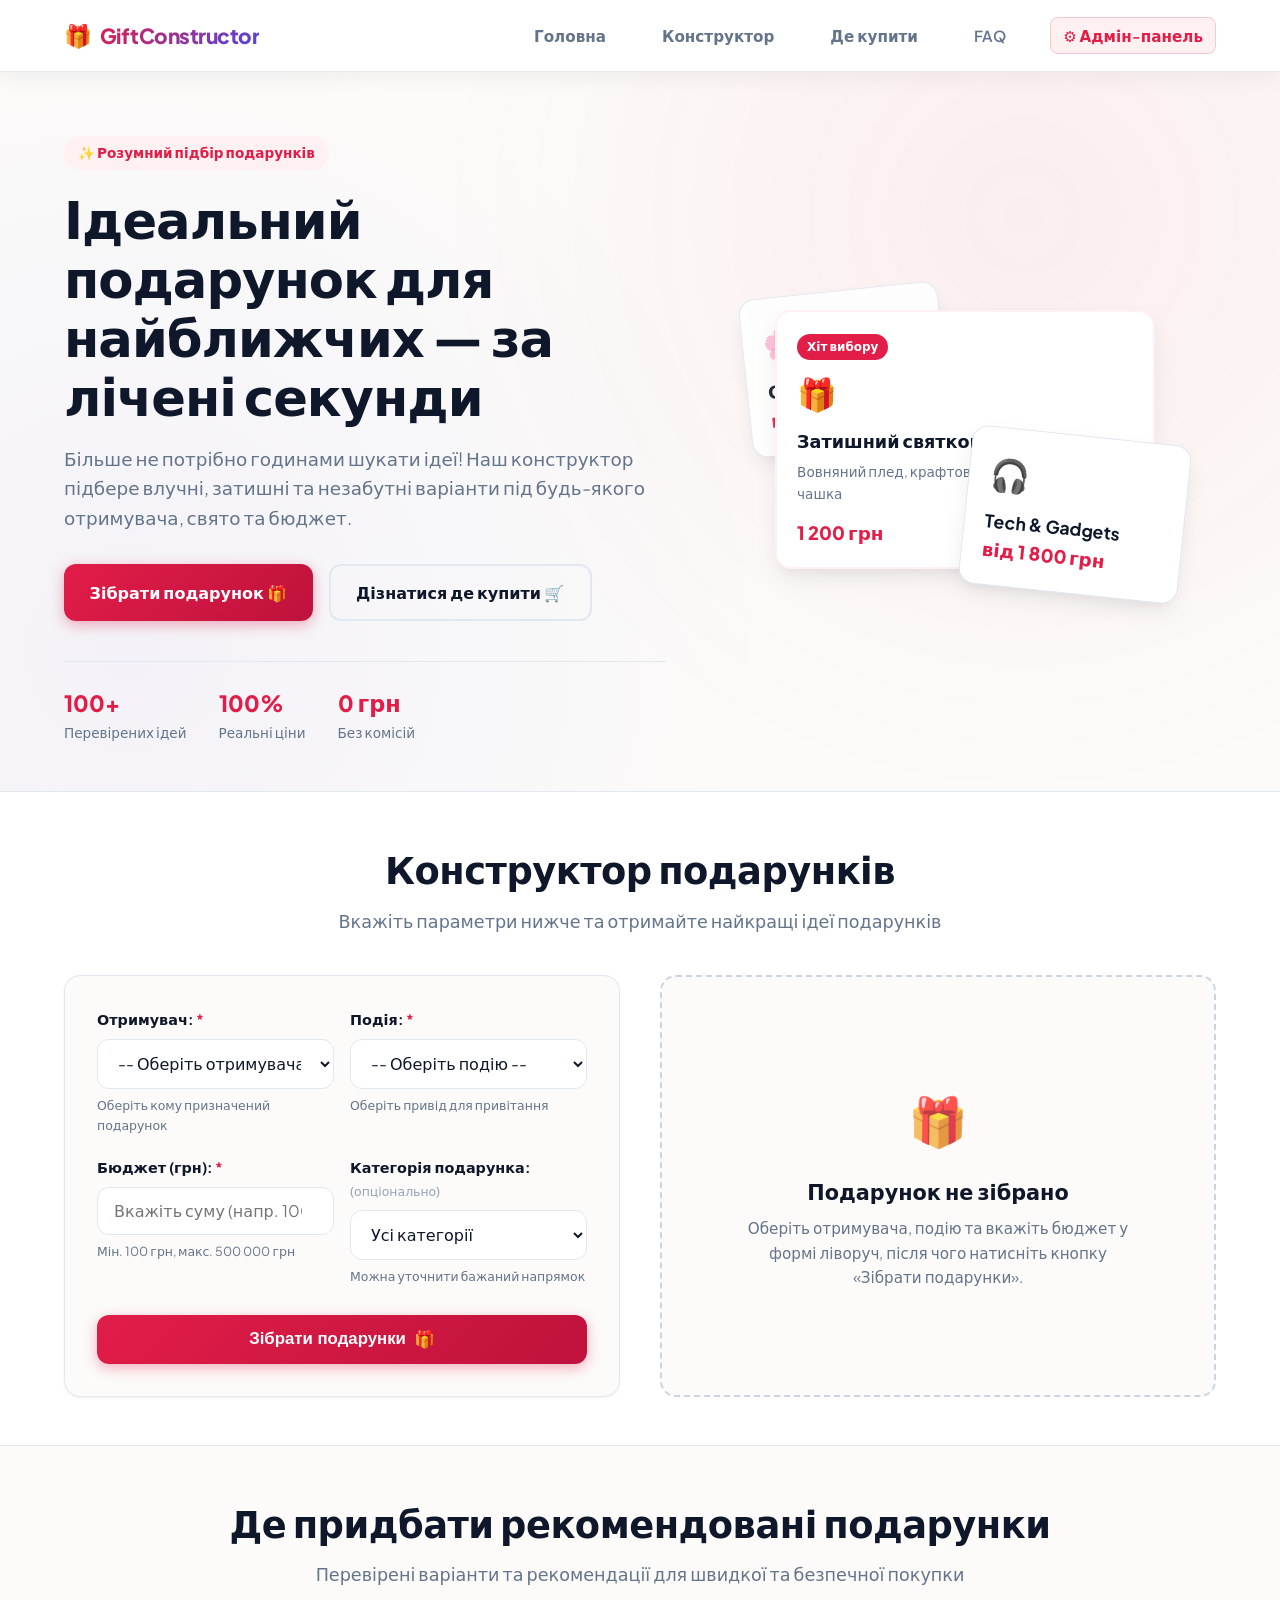
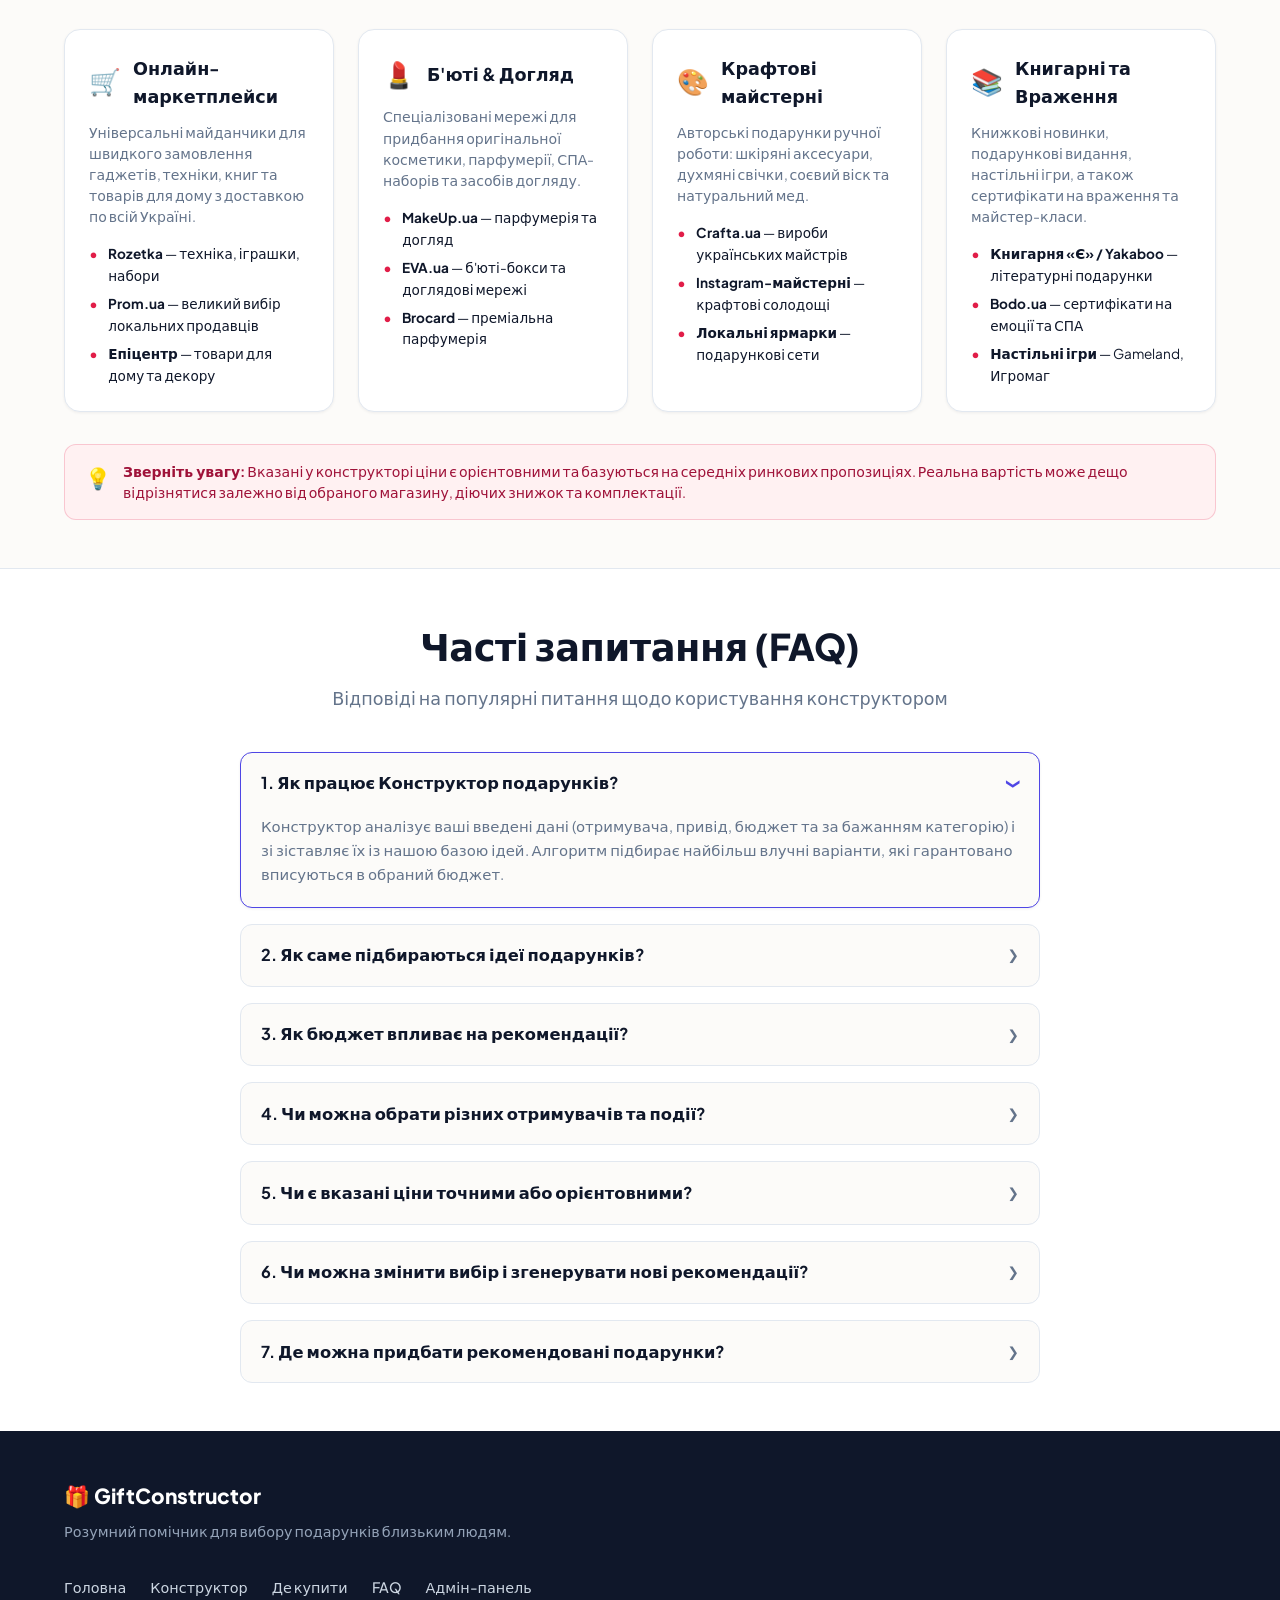
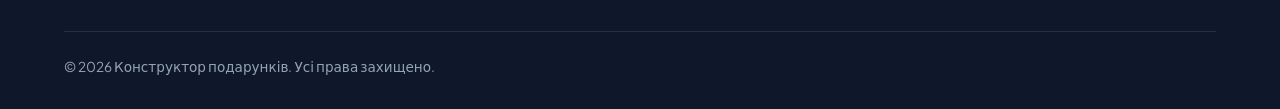
<file: index.html>
<!DOCTYPE html>
<html lang="uk">

<head>
	<meta charset="UTF-8">
	<meta name="viewport" content="width=device-width, initial-scale=1.0">
	<title>Конструктор подарунків — Розумний підбір ідей</title>
	<meta name="description" content="Зберіть ідеальний подарунок для близьких людей за лічені секунди. Підбір ідей за отримувачем, подією та бюджетом.">
	<link rel="preconnect" href="https://fonts.googleapis.com">
	<link rel="preconnect" href="https://fonts.gstatic.com" crossorigin>
	<link href="https://fonts.googleapis.com/css2?family=Plus+Jakarta+Sans:wght@400;500;600;700;800&display=swap" rel="stylesheet">
	<link rel="icon" href="data:image/svg+xml,<svg xmlns=%22http://www.w3.org/2000/svg%22 viewBox=%220 0 100 100%22><text y=%22.9em%22 font-size=%2290%22>🎁</text></svg>">
	<link rel="stylesheet" href="style.css">
</head>

<body>
	<!-- Sticky Header -->
	<header class="sticky-header">
		<div class="header-container">
			<a href="#hero" class="brand-logo" id="brandLogoLink">
				<span class="logo-icon">🎁</span>
				<span class="logo-text">GiftConstructor</span>
			</a>
			
			<button class="nav-toggle" id="navToggleBtn" aria-label="Переключити меню навігації" aria-expanded="false">
				<span class="hamburger-bar"></span>
				<span class="hamburger-bar"></span>
				<span class="hamburger-bar"></span>
			</button>

			<nav class="main-nav" id="mainNav">
				<ul class="nav-list">
					<li><a href="#hero" class="nav-link">Головна</a></li>
					<li><a href="#constructor" class="nav-link">Конструктор</a></li>
					<li><a href="#where-to-buy" class="nav-link">Де купити</a></li>
					<li><a href="#faq" class="nav-link">FAQ</a></li>
					<li><a href="admin.html" class="nav-link nav-admin-link">⚙️ Адмін-панель</a></li>
				</ul>
			</nav>
		</div>
	</header>

	<main>
		<!-- 1. Hero Section -->
		<section id="hero" class="hero-section">
			<div class="hero-container">
				<div class="hero-content">
					<span class="hero-badge">✨ Розумний підбір подарунків</span>
					<h1 class="hero-title">Ідеальний подарунок для найближчих — за лічені секунди</h1>
					<p class="hero-subtitle">
						Більше не потрібно годинами шукати ідеї! Наш конструктор підбере влучні, затишні та незабутні варіанти під будь-якого отримувача, свято та бюджет.
					</p>
					<div class="hero-actions">
						<a href="#constructor" class="btn btn-primary hero-cta">Зібрати подарунок 🎁</a>
						<a href="#where-to-buy" class="btn btn-outline">Дізнатися де купити 🛒</a>
					</div>
					<div class="hero-stats">
						<div class="stat-item">
							<span class="stat-number">100+</span>
							<span class="stat-label">Перевірених ідей</span>
						</div>
						<div class="stat-item">
							<span class="stat-number">100%</span>
							<span class="stat-label">Реальні ціни</span>
						</div>
						<div class="stat-item">
							<span class="stat-number">0 грн</span>
							<span class="stat-label">Без комісій</span>
						</div>
					</div>
				</div>
				<div class="hero-visual">
					<div class="gift-card-stack">
						<div class="visual-card visual-card-1">
							<span class="vcard-icon">🌸</span>
							<span class="vcard-title">СПА & Догляд</span>
							<span class="vcard-price">від 450 грн</span>
						</div>
						<div class="visual-card visual-card-main">
							<div class="vcard-badge">Хіт вибору</div>
							<span class="vcard-icon">🎁</span>
							<span class="vcard-title">Затишний святковий бокс</span>
							<p class="vcard-desc">Вовняний плед, крафтовий мед та керамічна чашка</p>
							<span class="vcard-price">1 200 грн</span>
						</div>
						<div class="visual-card visual-card-2">
							<span class="vcard-icon">🎧</span>
							<span class="vcard-title">Tech & Gadgets</span>
							<span class="vcard-price">від 1 800 грн</span>
						</div>
					</div>
				</div>
			</div>
		</section>

		<!-- 2. Constructor Section -->
		<section id="constructor" class="constructor-section">
			<div class="container">
				<div class="section-header text-center">
					<h2>Конструктор подарунків</h2>
					<p class="subtitle">Вкажіть параметри нижче та отримайте найкращі ідеї подарунків</p>
				</div>

				<div class="constructor-grid">
					<!-- Form Panel -->
					<div class="form-panel">
						<form id="giftForm" class="gift-form">
							<div class="form-row">
								<div class="form-group">
									<label for="recipientSelect">Отримувач: <span class="required-star">*</span></label>
									<select id="recipientSelect" name="recipient" required>
										<option value="">-- Оберіть отримувача --</option>
										<option value="Мама">Мама</option>
										<option value="Тато">Тато</option>
										<option value="Сестра">Сестра</option>
										<option value="Брат">Брат</option>
										<option value="Дружина / Дівчина">Дружина / Дівчина</option>
										<option value="Чоловік / Хлопець">Чоловік / Хлопець</option>
										<option value="Друг / Подруга">Друг / Подруга</option>
										<option value="Дитина">Дитина</option>
										<option value="Бабуся / Дідусь">Бабуся / Дідусь</option>
										<option value="Колега">Колега</option>
										<option value="Вчитель">Вчитель</option>
									</select>
									<span class="field-hint">Оберіть кому призначений подарунок</span>
								</div>

								<div class="form-group">
									<label for="occasionSelect">Подія: <span class="required-star">*</span></label>
									<select id="occasionSelect" name="occasion" required>
										<option value="">-- Оберіть подію --</option>
										<option value="ДН">День Народження (ДН)</option>
										<option value="НР">Новий Рік (НР)</option>
										<option value="14 Лютого">14 Лютого (День Закоханих)</option>
										<option value="8Б">8 Березня (8Б)</option>
										<option value="День Матері / Батька">День Матері / Батька</option>
										<option value="Весілля / Річниця">Весілля / Річниця</option>
										<option value="Випускний">Випускний</option>
										<option value="Новосілля">Новосілля</option>
										<option value="Без приводу">Без приводу (Просто так)</option>
									</select>
									<span class="field-hint">Оберіть привід для привітання</span>
								</div>
							</div>

							<div class="form-row">
								<div class="form-group">
									<label for="budgetInput">Бюджет (грн): <span class="required-star">*</span></label>
									<input type="number" id="budgetInput" name="budget" placeholder="Вкажіть суму (напр. 1000)" min="100" max="500000" step="50" required>
									<span class="field-hint">Мін. 100 грн, макс. 500 000 грн</span>
								</div>

								<div class="form-group">
									<label for="categorySelect">Категорія подарунка: <span class="optional-tag">(опціонально)</span></label>
									<select id="categorySelect" name="category">
										<option value="">Усі категорії</option>
										<option value="SPA & Догляд">SPA & Догляд</option>
										<option value="Гаджети & Tech">Гаджети & Tech</option>
										<option value="Затишок & Дім">Затишок & Дім</option>
										<option value="Солодощі & Кава">Солодощі & Кава</option>
										<option value="Стиль & Аксесуари">Стиль & Аксесуари</option>
										<option value="Книги & Творчість">Книги & Творчість</option>
										<option value="Враження">Враження</option>
									</select>
									<span class="field-hint">Можна уточнити бажаний напрямок</span>
								</div>
							</div>

							<button type="submit" id="submitBtn" class="btn btn-primary submit-btn">
								<span>Зібрати подарунки</span>
								<span class="btn-icon">🎁</span>
							</button>
						</form>
					</div>

					<!-- Result Panel -->
					<div class="result-panel">
						<div id="rezultatContainer" class="results-wrapper empty-state">
							<div class="empty-state-content" id="emptyStateContent">
								<div class="empty-icon">🎁</div>
								<h3>Подарунок не зібрано</h3>
								<p>Оберіть отримувача, подію та вкажіть бюджет у формі ліворуч, після чого натисніть кнопку «Зібрати подарунки».</p>
							</div>
							<div id="resultsGrid" class="results-grid" style="display: none;"></div>
						</div>
					</div>
				</div>
			</div>
		</section>

		<!-- 3. Where to Buy Section -->
		<section id="where-to-buy" class="where-to-buy-section">
			<div class="container">
				<div class="section-header text-center">
					<h2>Де придбати рекомендовані подарунки</h2>
					<p class="subtitle">Перевірені варіанти та рекомендації для швидкої та безпечної покупки</p>
				</div>

				<div class="retailers-grid">
					<div class="retailer-card">
						<div class="retailer-header">
							<span class="retailer-icon">🛒</span>
							<h3>Онлайн-маркетплейси</h3>
						</div>
						<p class="retailer-desc">Універсальні майданчики для швидкого замовлення гаджетів, техніки, книг та товарів для дому з доставкою по всій Україні.</p>
						<ul class="retailer-list">
							<li><strong>Rozetka</strong> — техніка, іграшки, набори</li>
							<li><strong>Prom.ua</strong> — великий вибір локальних продавців</li>
							<li><strong>Епіцентр</strong> — товари для дому та декору</li>
						</ul>
					</div>

					<div class="retailer-card">
						<div class="retailer-header">
							<span class="retailer-icon">💄</span>
							<h3>Б'юті & Догляд</h3>
						</div>
						<p class="retailer-desc">Спеціалізовані мережі для придбання оригінальної косметики, парфумерії, СПА-наборів та засобів догляду.</p>
						<ul class="retailer-list">
							<li><strong>MakeUp.ua</strong> — парфумерія та догляд</li>
							<li><strong>EVA.ua</strong> — б'юті-бокси та доглядові мережі</li>
							<li><strong>Brocard</strong> — преміальна парфумерія</li>
						</ul>
					</div>

					<div class="retailer-card">
						<div class="retailer-header">
							<span class="retailer-icon">🎨</span>
							<h3>Крафтові майстерні</h3>
						</div>
						<p class="retailer-desc">Авторські подарунки ручної роботи: шкіряні аксесуари, духмяні свічки, соєвий віск та натуральний мед.</p>
						<ul class="retailer-list">
							<li><strong>Crafta.ua</strong> — вироби українських майстрів</li>
							<li><strong>Instagram-майстерні</strong> — крафтові солодощі</li>
							<li><strong>Локальні ярмарки</strong> — подарункові сети</li>
						</ul>
					</div>

					<div class="retailer-card">
						<div class="retailer-header">
							<span class="retailer-icon">📚</span>
							<h3>Книгарні та Враження</h3>
						</div>
						<p class="retailer-desc">Книжкові новинки, подарункові видання, настільні ігри, а також сертифікати на враження та майстер-класи.</p>
						<ul class="retailer-list">
							<li><strong>Книгарня «Є» / Yakaboo</strong> — літературні подарунки</li>
							<li><strong>Bodo.ua</strong> — сертифікати на емоції та СПА</li>
							<li><strong>Настільні ігри</strong> — Gameland, Игромаг</li>
						</ul>
					</div>
				</div>

				<div class="where-to-buy-note">
					<span class="note-icon">💡</span>
					<p><strong>Зверніть увагу:</strong> Вказані у конструкторі ціни є орієнтовними та базуються на середніх ринкових пропозиціях. Реальна вартість може дещо відрізнятися залежно від обраного магазину, діючих знижок та комплектації.</p>
				</div>
			</div>
		</section>

		<!-- 4. FAQ Section -->
		<section id="faq" class="faq-section">
			<div class="container">
				<div class="section-header text-center">
					<h2>Часті запитання (FAQ)</h2>
					<p class="subtitle">Відповіді на популярні питання щодо користування конструктором</p>
				</div>

				<div class="faq-accordion">
					<details class="faq-item" open>
						<summary class="faq-question">
							<span class="faq-title">1. Як працює Конструктор подарунків?</span>
							<span class="faq-arrow">❯</span>
						</summary>
						<div class="faq-answer">
							<p>Конструктор аналізує ваші введені дані (отримувача, привід, бюджет та за бажанням категорію) і зі зіставляє їх із нашою базою ідей. Алгоритм підбирає найбільш влучні варіанти, які гарантовано вписуються в обраний бюджет.</p>
						</div>
					</details>

					<details class="faq-item">
						<summary class="faq-question">
							<span class="faq-title">2. Як саме підбираються ідеї подарунків?</span>
							<span class="faq-arrow">❯</span>
						</summary>
						<div class="faq-answer">
							<p>Кожен подарунок у нашій системі має прив'язку до відповідних отримувачів (мама, тато, друга половинка тощо), специфіки свята та реальної фіксованої вартості. Алгоритм фільтрує подарунки за цими критеріями та виводить 1–3 найкращих збіги.</p>
						</div>
					</details>

					<details class="faq-item">
						<summary class="faq-question">
							<span class="faq-title">3. Як бюджет впливає на рекомендації?</span>
							<span class="faq-arrow">❯</span>
						</summary>
						<div class="faq-answer">
							<p>Бюджет діє як строго обмеження для вибору: пропонуються лише ті подарунки, реальна вартість яких не перевищує вказану вами суму. Бюджет не змінює штучно ціну товару, а допомагає знайти дійсно доступні варіанти.</p>
						</div>
					</details>

					<details class="faq-item">
						<summary class="faq-question">
							<span class="faq-title">4. Чи можна обрати різних отримувачів та події?</span>
							<span class="faq-arrow">❯</span>
						</summary>
						<div class="faq-answer">
							<p>Так! У формі доступний широкий перелік отримувачів (батьки, друзі, колеги, діти, вчителі) та подій (День Народження, Новий Рік, 14 Лютого, 8 Березня, Весілля, Випускний чи просто подарунок без приводу).</p>
						</div>
					</details>

					<details class="faq-item">
						<summary class="faq-question">
							<span class="faq-title">5. Чи є вказані ціни точними або орієнтовними?</span>
							<span class="faq-arrow">❯</span>
						</summary>
						<div class="faq-answer">
							<p>Усі ціни вказані в українських гривнях (грн) і є реальними орієнтовними ринковими цінами на момент наповнення бази. В залежності від конкретного продавця ціна може трохи варіюватися.</p>
						</div>
					</details>

					<details class="faq-item">
						<summary class="faq-question">
							<span class="faq-title">6. Чи можна змінити вибір і згенерувати нові рекомендації?</span>
							<span class="faq-arrow">❯</span>
						</summary>
						<div class="faq-answer">
							<p>Звичайно! Ви можете змінювати параметри у формі будь-яку кількість разів і знову натискати «Зібрати подарунки». Результати миттєво оновляться.</p>
						</div>
					</details>

					<details class="faq-item">
						<summary class="faq-question">
							<span class="faq-title">7. Де можна придбати рекомендовані подарунки?</span>
							<span class="faq-arrow">❯</span>
						</summary>
						<div class="faq-answer">
							<p>Усі пропоновані ідеї є популярними та доступними в українських онлайн-магазинах (Rozetka, Prom, MakeUp, Книгарня «Є»), а також у локальних майстернях та торгівельних центрах. Детальніше дивіться розділ «Де купити».</p>
						</div>
					</details>
				</div>
			</div>
		</section>
	</main>

	<!-- Footer -->
	<footer>
		<div class="footer-container">
			<div class="footer-brand">
				<span class="footer-logo">🎁 GiftConstructor</span>
				<p>Розумний помічник для вибору подарунків близьким людям.</p>
			</div>
			<div class="footer-links">
				<a href="#hero">Головна</a>
				<a href="#constructor">Конструктор</a>
				<a href="#where-to-buy">Де купити</a>
				<a href="#faq">FAQ</a>
				<a href="admin.html">Адмін-панель</a>
			</div>
			<div class="footer-copy">
				<p>© 2026 Конструктор подарунків. Усі права захищено.</p>
			</div>
		</div>
	</footer>

	<script src="catalog-service.js"></script>
	<script src="script.js"></script>
</body>

</html>
</file>
<file: style.css>
/* ==========================================================================
   Конструктор подарунків — Design System & Mobile-First CSS (Homework #3)
   ========================================================================== */

/* --------------------------------------------------------------------------
   1. CSS Змінні та Базові налаштування (Design Tokens & Reset)
   -------------------------------------------------------------------------- */
:root {
	--font-primary: 'Plus Jakarta Sans', system-ui, -apple-system, BlinkMacSystemFont, 'Segoe UI', Roboto, sans-serif;
	
	/* Palette */
	--color-bg-main: #fcfbf9;
	--color-bg-card: #ffffff;
	--color-bg-alt: #f1f5f9;
	
	--color-text-main: #0f172a;
	--color-text-muted: #64748b;
	--color-text-light: #94a3b8;
	
	--color-primary: #e11d48;
	--color-primary-hover: #be123c;
	--color-primary-light: #fff1f2;
	
	--color-secondary: #4f46e5;
	--color-secondary-hover: #4338ca;
	
	--color-accent: #f59e0b;
	--color-success: #10b981;
	--color-error: #ef4444;
	
	--color-border: #e2e8f0;
	--color-border-hover: #cbd5e1;
	
	/* Shadows */
	--shadow-sm: 0 1px 3px rgba(15, 23, 42, 0.06);
	--shadow-md: 0 4px 14px rgba(15, 23, 42, 0.08);
	--shadow-lg: 0 10px 25px -5px rgba(15, 23, 42, 0.1), 0 8px 10px -6px rgba(15, 23, 42, 0.04);
	--shadow-sticky: 0 4px 20px rgba(15, 23, 42, 0.06);
	
	/* Border Radius */
	--radius-sm: 8px;
	--radius-md: 12px;
	--radius-lg: 16px;
	--radius-full: 9999px;
	
	--header-height: 72px;
}

html {
	box-sizing: border-box;
	scroll-behavior: smooth;
	font-size: 16px;
	background-color: var(--color-bg-main);
	color: var(--color-text-main);
}

*, *:before, *:after {
	box-sizing: inherit;
	margin: 0;
	padding: 0;
}

body {
	font-family: var(--font-primary);
	background-color: var(--color-bg-main);
	color: var(--color-text-main);
	line-height: 1.6;
	min-height: 100vh;
	display: flex;
	flex-direction: column;
	overflow-x: hidden;
}

section[id] {
	scroll-margin-top: calc(var(--header-height) + 15px);
}

/* --------------------------------------------------------------------------
   2. Sticky Header & Navigation
   -------------------------------------------------------------------------- */
.sticky-header {
	position: sticky;
	top: 0;
	z-index: 1000;
	height: var(--header-height);
	background: rgba(255, 255, 255, 0.92);
	backdrop-filter: blur(12px);
	-webkit-backdrop-filter: blur(12px);
	border-bottom: 1px solid rgba(226, 232, 240, 0.8);
	box-shadow: var(--shadow-sticky);
	display: flex;
	align-items: center;
	transition: background-color 0.3s ease;
}

.header-container {
	width: 90%;
	max-width: 1200px;
	margin: 0 auto;
	display: flex;
	justify-content: space-between;
	align-items: center;
}

.brand-logo {
	display: flex;
	align-items: center;
	gap: 0.5rem;
	text-decoration: none;
	color: var(--color-text-main);
	font-weight: 800;
	font-size: 1.3rem;
	letter-spacing: -0.5px;
	transition: transform 0.2s ease;
}

.brand-logo:hover {
	transform: scale(1.02);
}

.logo-icon {
	font-size: 1.4rem;
}

.logo-text {
	background: linear-gradient(135deg, var(--color-primary), var(--color-secondary));
	-webkit-background-clip: text;
	-webkit-text-fill-color: transparent;
}

.main-nav .nav-list {
	display: flex;
	list-style: none;
	gap: 2rem;
	align-items: center;
}

.nav-link {
	text-decoration: none;
	color: var(--color-text-muted);
	font-weight: 600;
	font-size: 0.95rem;
	padding: 0.5rem 0.75rem;
	border-radius: var(--radius-sm);
	transition: color 0.2s ease, background-color 0.2s ease;
}

.nav-link:hover,
.nav-link:focus {
	color: var(--color-primary);
	background-color: var(--color-primary-light);
}

.nav-admin-link {
	color: var(--color-primary);
	background-color: var(--color-primary-light);
	border: 1px solid rgba(225, 29, 72, 0.2);
}

.nav-admin-link:hover,
.nav-admin-link:focus {
	background-color: #ffe4e6;
	border-color: var(--color-primary);
}

/* Mobile Nav Toggle Button */
.nav-toggle {
	display: none;
	flex-direction: column;
	justify-content: space-between;
	width: 30px;
	height: 21px;
	background: transparent;
	border: none;
	cursor: pointer;
	padding: 0;
	z-index: 1001;
}

.hamburger-bar {
	width: 100%;
	height: 3px;
	background-color: var(--color-text-main);
	border-radius: 3px;
	transition: all 0.3s ease;
}

/* --------------------------------------------------------------------------
   3. Common Container & Section Layouts
   -------------------------------------------------------------------------- */
.container {
	width: 90%;
	max-width: 1200px;
	margin: 0 auto;
	padding: 3rem 0;
}

.section-header {
	margin-bottom: 2.5rem;
}

.section-header h2 {
	font-size: clamp(1.75rem, 4vw, 2.3rem);
	font-weight: 800;
	color: var(--color-text-main);
	letter-spacing: -0.5px;
	margin-bottom: 0.5rem;
}

.text-center {
	text-align: center;
}

.subtitle {
	color: var(--color-text-muted);
	font-size: clamp(0.95rem, 2.5vw, 1.1rem);
	max-width: 650px;
	margin: 0 auto;
}

/* Buttons */
.btn {
	display: inline-flex;
	align-items: center;
	justify-content: center;
	gap: 0.5rem;
	padding: 0.85rem 1.6rem;
	font-size: 1rem;
	font-weight: 700;
	border-radius: var(--radius-md);
	text-decoration: none;
	cursor: pointer;
	border: none;
	transition: all 0.25s ease;
	min-height: 48px;
}

.btn-primary {
	background: linear-gradient(135deg, var(--color-primary), #be123c);
	color: #ffffff;
	box-shadow: 0 4px 14px rgba(225, 29, 72, 0.35);
}

.btn-primary:hover {
	transform: translateY(-2px);
	box-shadow: 0 6px 20px rgba(225, 29, 72, 0.45);
	background: linear-gradient(135deg, #f43f5e, #be123c);
}

.btn-primary:active {
	transform: translateY(0);
}

.btn-outline {
	background: transparent;
	color: var(--color-text-main);
	border: 2px solid var(--color-border);
}

.btn-outline:hover {
	border-color: var(--color-primary);
	color: var(--color-primary);
	background: var(--color-primary-light);
}

/* --------------------------------------------------------------------------
   4. Hero Section
   -------------------------------------------------------------------------- */
.hero-section {
	padding: 4rem 0 3rem;
	background: radial-gradient(circle at 80% 20%, rgba(225, 29, 72, 0.06), transparent 50%),
	            radial-gradient(circle at 10% 80%, rgba(79, 70, 229, 0.05), transparent 50%);
}

.hero-container {
	width: 90%;
	max-width: 1200px;
	margin: 0 auto;
	display: grid;
	grid-template-columns: 1.2fr 1fr;
	gap: 3rem;
	align-items: center;
}

.hero-badge {
	display: inline-block;
	background: var(--color-primary-light);
	color: var(--color-primary);
	font-weight: 700;
	font-size: 0.85rem;
	padding: 6px 14px;
	border-radius: var(--radius-full);
	margin-bottom: 1.2rem;
}

.hero-title {
	font-size: clamp(2.2rem, 5vw, 3.2rem);
	font-weight: 800;
	line-height: 1.15;
	letter-spacing: -1px;
	color: var(--color-text-main);
	margin-bottom: 1.2rem;
}

.hero-subtitle {
	font-size: clamp(1rem, 2.5vw, 1.15rem);
	color: var(--color-text-muted);
	line-height: 1.6;
	margin-bottom: 2rem;
}

.hero-actions {
	display: flex;
	gap: 1rem;
	flex-wrap: wrap;
	margin-bottom: 2.5rem;
}

.hero-stats {
	display: flex;
	gap: 2rem;
	border-top: 1px solid var(--color-border);
	padding-top: 1.5rem;
}

.stat-item {
	display: flex;
	flex-direction: column;
}

.stat-number {
	font-size: 1.4rem;
	font-weight: 800;
	color: var(--color-primary);
}

.stat-label {
	font-size: 0.85rem;
	color: var(--color-text-muted);
	font-weight: 500;
}

/* Visual Stack in Hero */
.hero-visual {
	position: relative;
	display: flex;
	justify-content: center;
}

.gift-card-stack {
	position: relative;
	width: 100%;
	max-width: 380px;
}

.visual-card {
	background: var(--color-bg-card);
	border: 1px solid var(--color-border);
	border-radius: var(--radius-lg);
	padding: 1.25rem;
	box-shadow: var(--shadow-lg);
	transition: all 0.3s ease;
}

.visual-card-main {
	position: relative;
	z-index: 2;
	border: 2px solid var(--color-primary-light);
	background: #ffffff;
}

.vcard-badge {
	display: inline-block;
	background: var(--color-primary);
	color: #ffffff;
	font-size: 0.75rem;
	font-weight: 700;
	padding: 3px 10px;
	border-radius: var(--radius-full);
	margin-bottom: 0.5rem;
}

.vcard-icon {
	font-size: 2rem;
	display: block;
	margin-bottom: 0.5rem;
}

.vcard-title {
	font-size: 1.1rem;
	font-weight: 700;
	color: var(--color-text-main);
	display: block;
}

.vcard-desc {
	font-size: 0.85rem;
	color: var(--color-text-muted);
	margin: 0.4rem 0 0.8rem;
}

.vcard-price {
	font-weight: 800;
	font-size: 1.15rem;
	color: var(--color-primary);
}

.visual-card-1 {
	position: absolute;
	top: -20px;
	left: -30px;
	z-index: 1;
	transform: rotate(-6deg);
	opacity: 0.9;
	width: 200px;
}

.visual-card-2 {
	position: absolute;
	bottom: -25px;
	right: -30px;
	z-index: 3;
	transform: rotate(6deg);
	width: 220px;
}

/* --------------------------------------------------------------------------
   5. Constructor Section & Form (Native Inline Validation Rules)
   -------------------------------------------------------------------------- */
.constructor-section {
	background: var(--color-bg-card);
	border-top: 1px solid var(--color-border);
	border-bottom: 1px solid var(--color-border);
}

.constructor-grid {
	display: grid;
	grid-template-columns: 1fr 1fr;
	gap: 2.5rem;
	align-items: start;
}

.form-panel {
	background: var(--color-bg-main);
	border: 1px solid var(--color-border);
	border-radius: var(--radius-lg);
	padding: 2rem;
	box-shadow: var(--shadow-sm);
}

.gift-form {
	display: flex;
	flex-direction: column;
	gap: 1.25rem;
}

.form-row {
	display: grid;
	grid-template-columns: 1fr 1fr;
	gap: 1rem;
}

.form-group {
	display: flex;
	flex-direction: column;
	gap: 0.45rem;
}

label {
	font-weight: 700;
	font-size: 0.9rem;
	color: var(--color-text-main);
}

.required-star {
	color: var(--color-primary);
}

.optional-tag {
	font-size: 0.78rem;
	color: var(--color-text-light);
	font-weight: 500;
}

.field-hint {
	font-size: 0.78rem;
	color: var(--color-text-muted);
}

/* Select & Input styling */
select,
input[type="number"] {
	width: 100%;
	padding: 0.8rem 1rem;
	font-family: var(--font-primary);
	font-size: 16px; /* Prevents auto-zoom on iOS */
	color: var(--color-text-main);
	background-color: var(--color-bg-card);
	border: 1.5px solid var(--color-border);
	border-radius: var(--radius-md);
	outline: none;
	transition: all 0.2s ease;
	min-height: 48px;
}

select:focus,
input[type="number"]:focus {
	border-color: var(--color-secondary);
	box-shadow: 0 0 0 4px rgba(79, 70, 229, 0.15);
}

/* NATIVE INLINE FORM VALIDATION STYLES (NO JAVASCRIPT VALIDATION) */

/* Invalid visual state: triggers when field is focused and invalid, OR when user-invalid pseudo-class matches */
select:focus:invalid,
input[type="number"]:focus:invalid,
select:user-invalid,
input[type="number"]:user-invalid {
	border-color: var(--color-error) !important;
	background-color: #fff8f8 !important;
	box-shadow: 0 0 0 4px rgba(239, 68, 68, 0.15) !important;
}

/* Valid visual state: when required field has valid value */
select:required:valid,
input[type="number"]:required:valid:not(:placeholder-shown) {
	border-color: var(--color-success);
	background-color: #f8fff9;
}

.submit-btn {
	width: 100%;
	margin-top: 0.5rem;
	font-size: 1.05rem;
}

/* --------------------------------------------------------------------------
   6. Result Panel & EQUAL-HEIGHT GIFT CARDS
   -------------------------------------------------------------------------- */
.result-panel {
	height: 100%;
}

.results-wrapper {
	height: 100%;
	display: flex;
	flex-direction: column;
}

.results-wrapper.empty-state {
	background: var(--color-bg-main);
	border: 2px dashed var(--color-border-hover);
	border-radius: var(--radius-lg);
	padding: 3rem 2rem;
	text-align: center;
	justify-content: center;
	align-items: center;
	min-height: 380px;
}

.empty-icon {
	font-size: 3rem;
	margin-bottom: 1rem;
	opacity: 0.8;
}

.empty-state-content h3 {
	font-size: 1.3rem;
	font-weight: 700;
	color: var(--color-text-main);
	margin-bottom: 0.5rem;
}

.empty-state-content p {
	color: var(--color-text-muted);
	font-size: 0.95rem;
	max-width: 400px;
	margin: 0 auto;
}

/* Results Grid: Enforces equal height columns */
.results-grid {
	display: grid;
	grid-template-columns: repeat(auto-fit, minmax(240px, 1fr));
	gap: 1.25rem;
	align-items: stretch; /* CRITICAL: Ensures cards in same row stretch to equal height */
	width: 100%;
}

/* Equal Height Result Card */
.result-card {
	background: var(--color-bg-card);
	border: 1px solid var(--color-border);
	border-radius: var(--radius-lg);
	overflow: hidden;
	box-shadow: var(--shadow-md);
	display: flex;
	flex-direction: column; /* Column flexbox layout */
	height: 100%; /* Occupy 100% of grid cell height */
	position: relative;
	transition: transform 0.25s ease, box-shadow 0.25s ease;
	min-width: 0; /* Prevents flex children from overflowing horizontal boundaries */
}

.result-card:hover {
	transform: translateY(-4px);
	box-shadow: var(--shadow-lg);
}

.card-badge {
	position: absolute;
	top: 12px;
	left: 12px;
	background: rgba(15, 23, 42, 0.85);
	color: #ffffff;
	font-size: 0.72rem;
	font-weight: 700;
	padding: 4px 10px;
	border-radius: var(--radius-full);
	backdrop-filter: blur(4px);
	z-index: 2;
}

.card-image-wrapper {
	width: 100%;
	height: 180px;
	overflow: hidden;
	background-color: var(--color-bg-alt);
}

.card-image-wrapper img {
	width: 100%;
	height: 100%;
	object-fit: cover;
	transition: transform 0.3s ease;
}

.result-card:hover .card-image-wrapper img {
	transform: scale(1.05);
}

.card-body {
	padding: 1.2rem;
	display: flex;
	flex-direction: column;
	flex: 1; /* Pushes footer strictly to the bottom of the card */
	min-width: 0;
}

.card-tags {
	display: flex;
	gap: 0.4rem;
	flex-wrap: wrap;
	margin-bottom: 0.6rem;
}

.card-tag {
	font-size: 0.75rem;
	font-weight: 600;
	padding: 3px 8px;
	border-radius: var(--radius-sm);
}

.card-tag-target {
	background-color: #e0e7ff;
	color: #3730a3;
}

.card-tag-cat {
	background-color: #f1f5f9;
	color: #475569;
}

.card-title {
	font-size: 1.05rem;
	font-weight: 700;
	color: var(--color-text-main);
	line-height: 1.35;
	margin-bottom: 0.5rem;
}

.card-desc {
	font-size: 0.88rem;
	color: var(--color-text-muted);
	line-height: 1.5;
	margin-bottom: 1rem;
	flex: 1; /* Takes available vertical space so footer stays aligned */
	overflow-wrap: break-word; /* Prevents long unbroken words from bursting card boundaries */
	word-break: break-word;
}

.card-footer {
	border-top: 1px solid var(--color-border);
	padding-top: 0.75rem;
	margin-top: auto; /* Aligns footer elements consistently at card bottom */
	display: flex;
	justify-content: space-between;
	align-items: center;
}

.card-price-label {
	font-size: 0.78rem;
	color: var(--color-text-light);
	font-weight: 600;
}

.card-price-value {
	font-size: 1.1rem;
	font-weight: 800;
	color: var(--color-primary);
}

/* No results state box */
.no-results-box {
	grid-column: 1 / -1;
	background: #fff8f8;
	border: 1px dashed var(--color-error);
	border-radius: var(--radius-lg);
	padding: 2.5rem 1.5rem;
	text-align: center;
}

.no-results-icon {
	font-size: 2.5rem;
	margin-bottom: 0.75rem;
}

.no-results-box h3 {
	color: var(--color-error);
	font-size: 1.2rem;
	margin-bottom: 0.5rem;
}

.no-results-box p {
	color: var(--color-text-muted);
	font-size: 0.95rem;
}

.no-results-sub {
	font-size: 0.85rem !important;
	margin-top: 0.4rem;
}

/* --------------------------------------------------------------------------
   7. Where to Buy Section
   -------------------------------------------------------------------------- */
.where-to-buy-section {
	background: var(--color-bg-main);
}

.retailers-grid {
	display: grid;
	grid-template-columns: repeat(auto-fit, minmax(260px, 1fr));
	gap: 1.5rem;
	margin-bottom: 2rem;
}

.retailer-card {
	background: var(--color-bg-card);
	border: 1px solid var(--color-border);
	border-radius: var(--radius-lg);
	padding: 1.5rem;
	box-shadow: var(--shadow-sm);
	transition: transform 0.2s ease, box-shadow 0.2s ease;
}

.retailer-card:hover {
	transform: translateY(-3px);
	box-shadow: var(--shadow-md);
}

.retailer-header {
	display: flex;
	align-items: center;
	gap: 0.75rem;
	margin-bottom: 0.75rem;
}

.retailer-icon {
	font-size: 1.6rem;
}

.retailer-header h3 {
	font-size: 1.1rem;
	font-weight: 700;
	color: var(--color-text-main);
}

.retailer-desc {
	font-size: 0.88rem;
	color: var(--color-text-muted);
	line-height: 1.5;
	margin-bottom: 1rem;
}

.retailer-list {
	list-style: none;
	display: flex;
	flex-direction: column;
	gap: 0.4rem;
	font-size: 0.85rem;
	color: var(--color-text-main);
}

.retailer-list li {
	position: relative;
	padding-left: 1.2rem;
}

.retailer-list li::before {
	content: "•";
	color: var(--color-primary);
	font-weight: bold;
	position: absolute;
	left: 0;
}

.where-to-buy-note {
	background: var(--color-primary-light);
	border: 1px solid rgba(225, 29, 72, 0.2);
	border-radius: var(--radius-md);
	padding: 1rem 1.25rem;
	display: flex;
	gap: 0.75rem;
	align-items: flex-start;
}

.note-icon {
	font-size: 1.3rem;
}

.where-to-buy-note p {
	font-size: 0.88rem;
	color: #9f1239;
	line-height: 1.5;
}

/* --------------------------------------------------------------------------
   8. FAQ Section (<details> & <summary>)
   -------------------------------------------------------------------------- */
.faq-section {
	background: var(--color-bg-card);
	border-top: 1px solid var(--color-border);
}

.faq-accordion {
	max-width: 800px;
	margin: 0 auto;
	display: flex;
	flex-direction: column;
	gap: 1rem;
}

.faq-item {
	background: var(--color-bg-main);
	border: 1px solid var(--color-border);
	border-radius: var(--radius-md);
	overflow: hidden;
	transition: border-color 0.2s ease;
}

.faq-item[open] {
	border-color: var(--color-secondary);
	box-shadow: var(--shadow-sm);
}

.faq-question {
	padding: 1.1rem 1.25rem;
	font-weight: 700;
	font-size: 1.02rem;
	color: var(--color-text-main);
	cursor: pointer;
	list-style: none;
	display: flex;
	justify-content: space-between;
	align-items: center;
	user-select: none;
}

.faq-question::-webkit-details-marker {
	display: none;
}

.faq-arrow {
	font-size: 0.85rem;
	color: var(--color-text-muted);
	transition: transform 0.3s ease;
}

.faq-item[open] .faq-arrow {
	transform: rotate(90deg);
	color: var(--color-secondary);
}

.faq-answer {
	padding: 0 1.25rem 1.25rem;
	color: var(--color-text-muted);
	font-size: 0.93rem;
	line-height: 1.6;
	border-top: 1px solid transparent;
}

/* --------------------------------------------------------------------------
   9. Footer
   -------------------------------------------------------------------------- */
footer {
	background-color: var(--color-text-main);
	color: #ffffff;
	padding: 3rem 0 2rem;
	margin-top: auto;
}

.footer-container {
	width: 90%;
	max-width: 1200px;
	margin: 0 auto;
	display: flex;
	flex-direction: column;
	gap: 2rem;
}

.footer-brand .footer-logo {
	font-size: 1.3rem;
	font-weight: 800;
	margin-bottom: 0.5rem;
	display: block;
}

.footer-brand p {
	color: var(--color-text-light);
	font-size: 0.9rem;
}

.footer-links {
	display: flex;
	gap: 1.5rem;
	flex-wrap: wrap;
}

.footer-links a {
	color: #cbd5e1;
	text-decoration: none;
	font-size: 0.9rem;
	font-weight: 500;
	transition: color 0.2s ease;
}

.footer-links a:hover {
	color: var(--color-primary-light);
}

.footer-copy {
	border-top: 1px solid rgba(255, 255, 255, 0.1);
	padding-top: 1.5rem;
	color: var(--color-text-light);
	font-size: 0.85rem;
}

/* --------------------------------------------------------------------------
   10. RESPONSIVE BREAKPOINTS (Mobile-First approach)
   -------------------------------------------------------------------------- */
@media (max-width: 992px) {
	.hero-container {
		grid-template-columns: 1fr;
		gap: 2.5rem;
	}

	.hero-visual {
		order: -1;
	}

	.constructor-grid {
		grid-template-columns: 1fr;
		gap: 2rem;
	}
}

@media (max-width: 768px) {
	.nav-toggle {
		display: flex;
	}

	.main-nav {
		position: absolute;
		top: var(--header-height);
		left: 0;
		width: 100%;
		background: #ffffff;
		border-bottom: 1px solid var(--color-border);
		box-shadow: var(--shadow-md);
		max-height: 0;
		overflow: hidden;
		transition: max-height 0.35s ease-in-out;
	}

	.main-nav.active {
		max-height: 300px;
	}

	.main-nav .nav-list {
		flex-direction: column;
		padding: 1.25rem;
		align-items: stretch;
		gap: 0.5rem;
	}

	.nav-link {
		padding: 0.75rem 1rem;
	}

	.form-row {
		grid-template-columns: 1fr;
	}

	.visual-card-1, .visual-card-2 {
		display: none;
	}
}

/* Reduced motion preference */
@media (prefers-reduced-motion: reduce) {
	*, ::before, ::after {
		animation-duration: 0.01ms !important;
		animation-iteration-count: 1 !important;
		transition-duration: 0.01ms !important;
		scroll-behavior: auto !important;
	}
}
</file>
